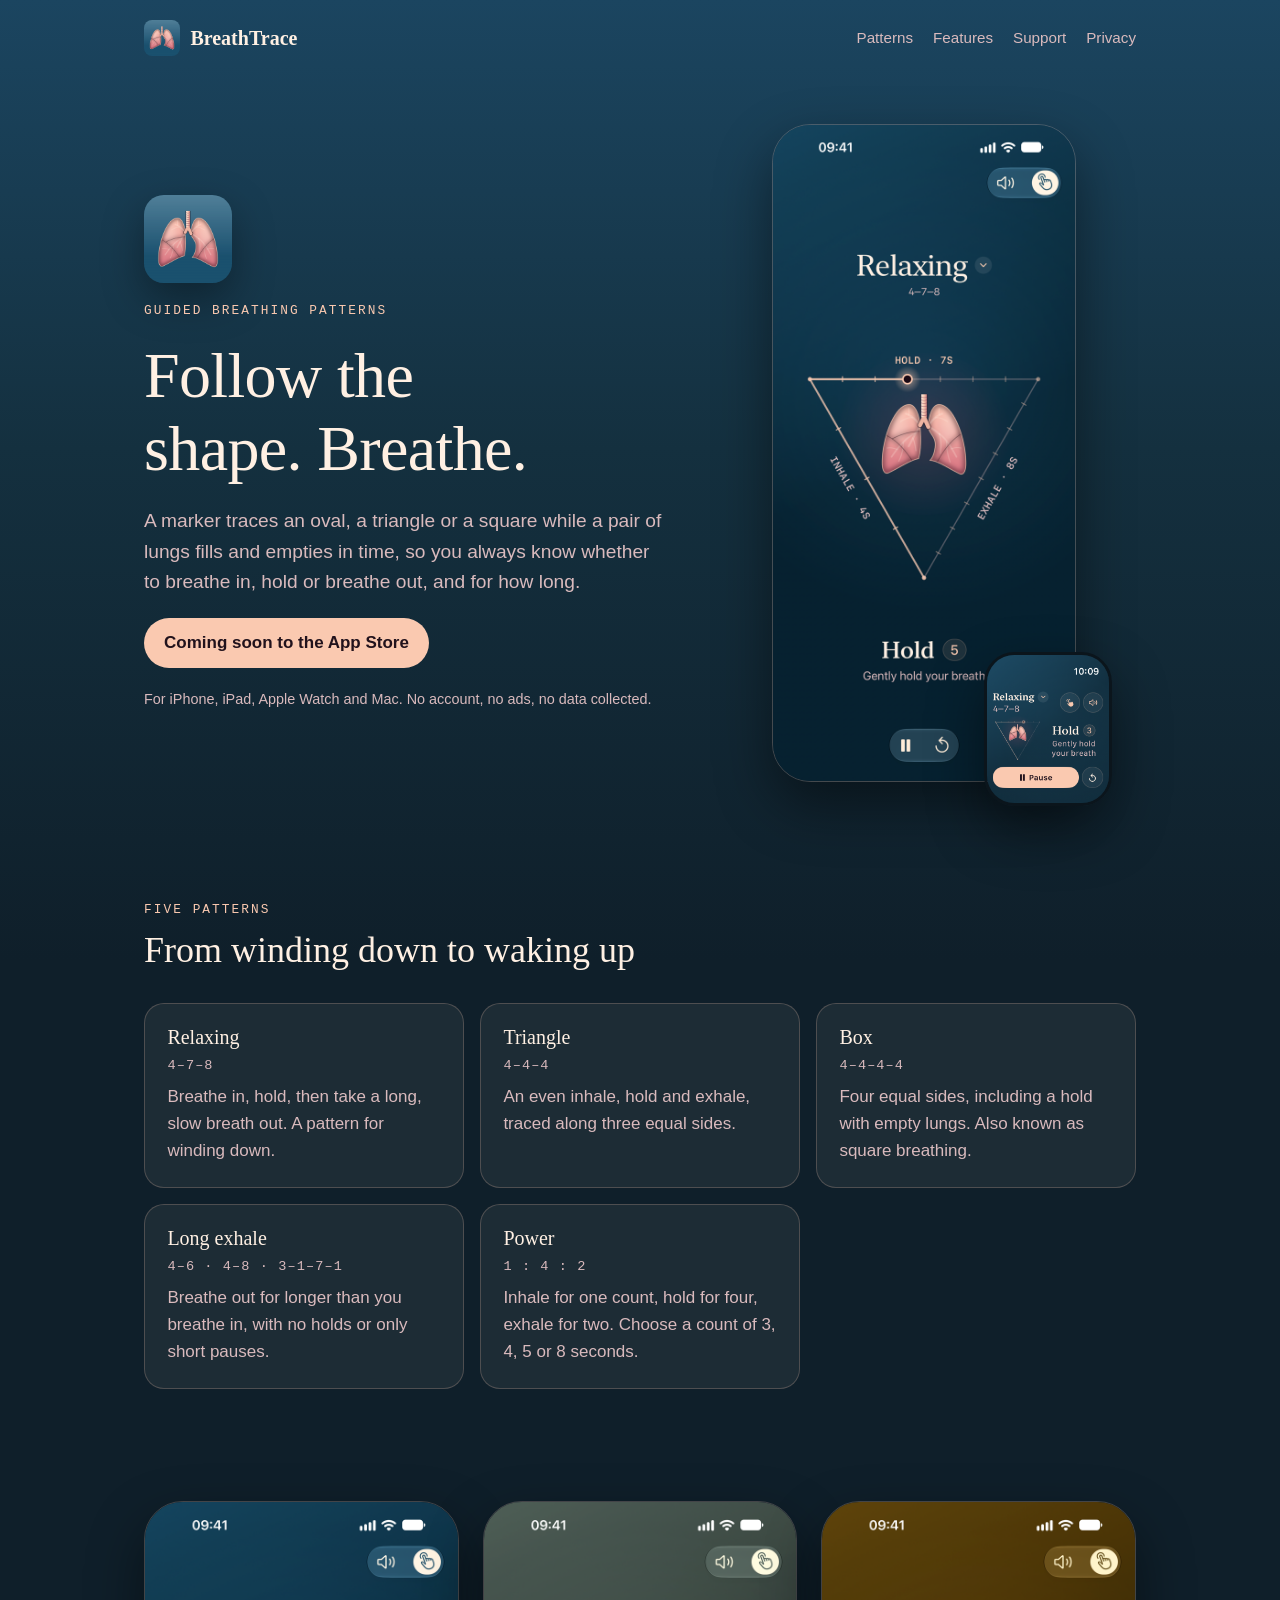
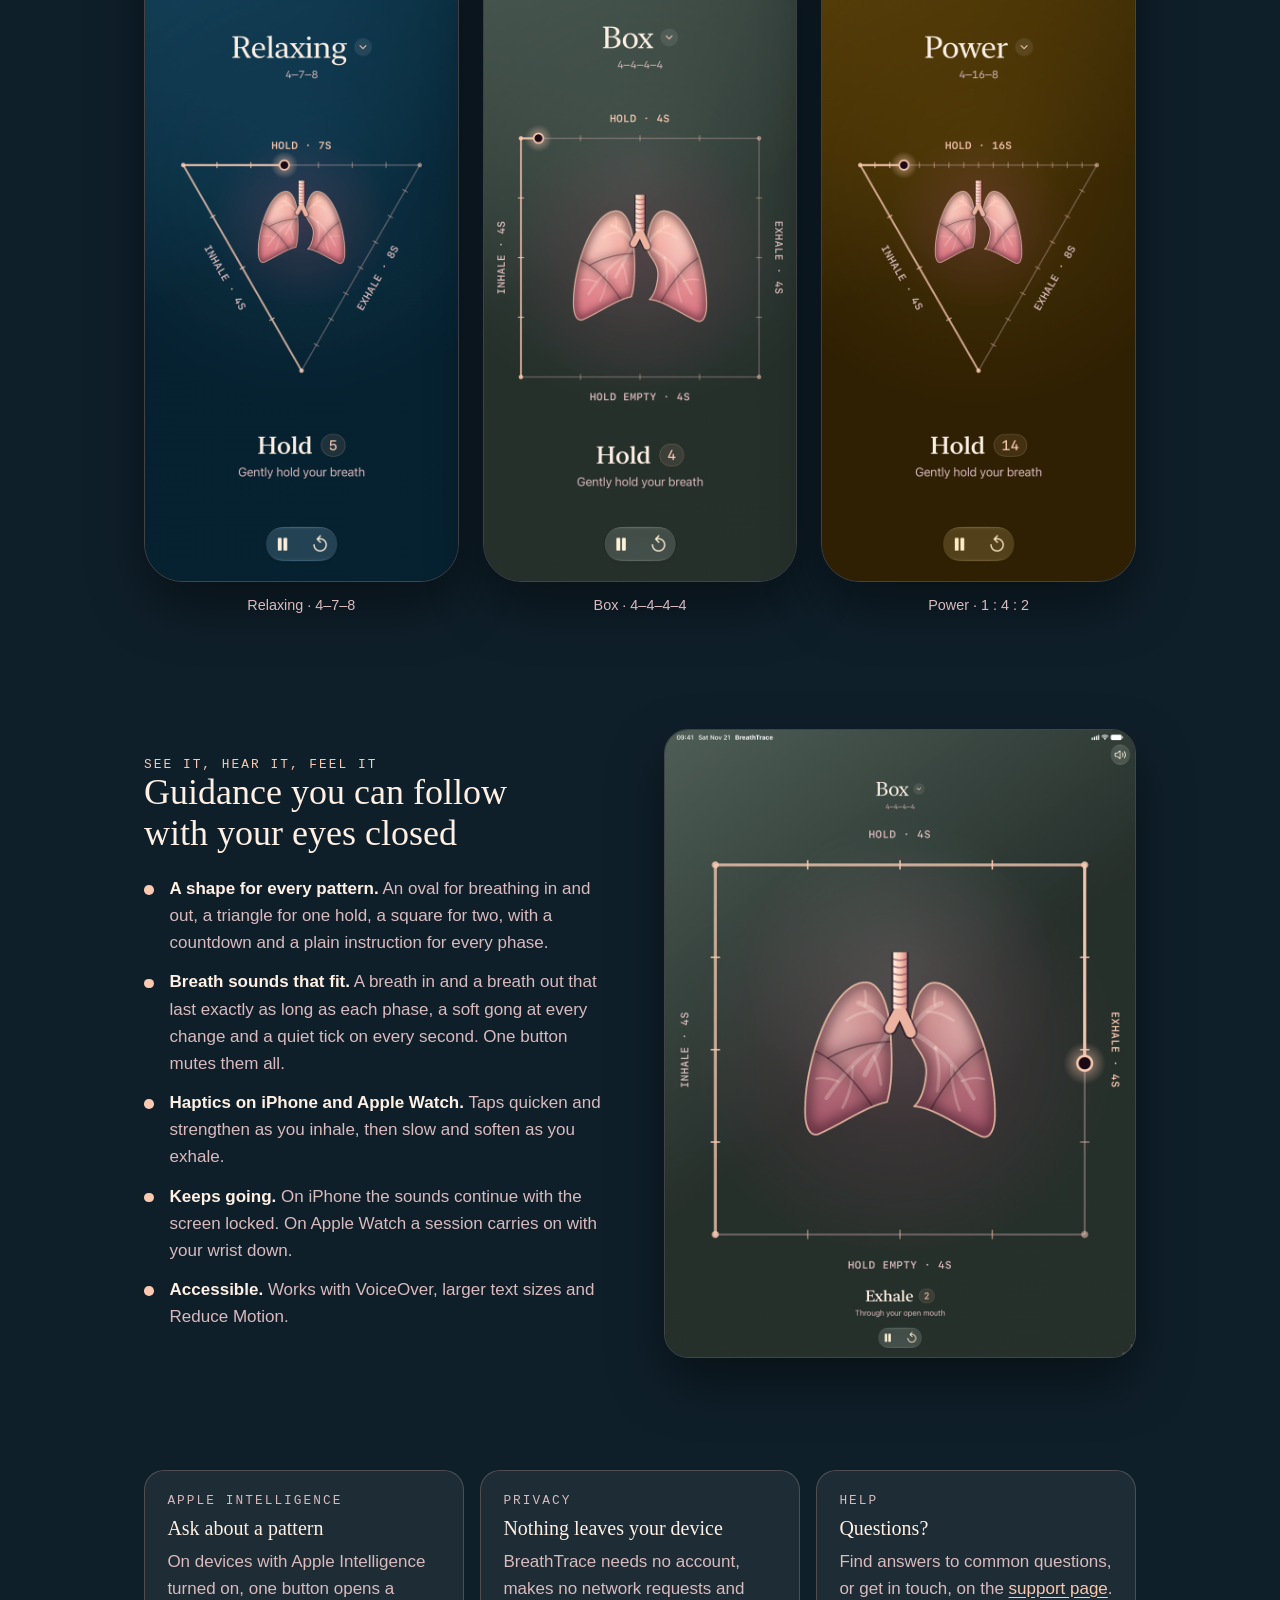
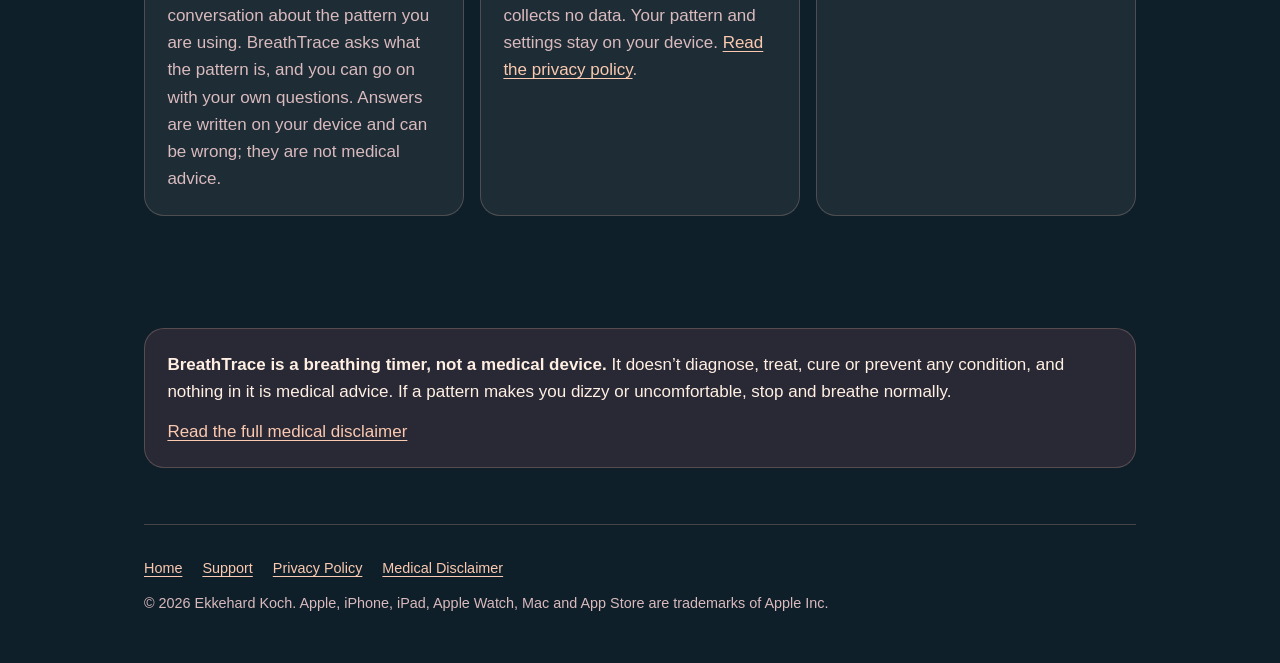
<file: index.html>
<!doctype html>
<html lang="en">
<head>
  <meta charset="utf-8">
  <meta name="viewport" content="width=device-width, initial-scale=1">
  <title>BreathTrace – Guided breathing patterns</title>
  <meta name="description" content="BreathTrace guides your breathing with a shape you can follow at a glance, breath sounds and haptic taps. Five patterns for iPhone, iPad, Apple Watch and Mac.">
  <meta name="theme-color" content="#1b4560">
  <meta property="og:title" content="BreathTrace – Guided breathing patterns">
  <meta property="og:description" content="Follow a calm shape, hear each breath and feel it on your wrist. Five breathing patterns, from relaxing 4–7–8 to box breathing.">
  <meta property="og:type" content="website">
  <meta property="og:url" content="https://emkinter.github.io/BreathTraceApp/">
  <meta property="og:image" content="https://emkinter.github.io/BreathTraceApp/assets/icon.png">
  <link rel="icon" href="assets/apple-touch-icon.png">
  <link rel="apple-touch-icon" href="assets/apple-touch-icon.png">
  <link rel="stylesheet" href="styles.css">
</head>
<body>
  <header class="wrap site-header">
    <a class="brand" href="./" aria-current="page">
      <img src="assets/icon.png" alt="" width="36" height="36">
      BreathTrace
    </a>
    <nav class="site-nav" aria-label="Site">
      <a href="#patterns">Patterns</a>
      <a href="#features">Features</a>
      <a href="support.html">Support</a>
      <a href="privacy.html">Privacy</a>
    </nav>
  </header>

  <main>
    <div class="wrap hero">
      <div class="hero-copy">
        <img class="hero-icon" src="assets/icon.png" alt="BreathTrace app icon: a pair of lungs" width="88" height="88">
        <p class="eyebrow">Guided breathing patterns</p>
        <h1>Follow the shape. Breathe.</h1>
        <p class="lede">A marker traces an oval, a triangle or a square while a pair of lungs fills and empties in time, so you always know whether to breathe in, hold or breathe out, and for how long.</p>
        <span class="pill">Coming soon to the App Store</span>
        <p class="fine">For iPhone, iPad, Apple Watch and Mac. No account, no ads, no data collected.</p>
      </div>
      <div class="hero-shots">
        <img class="shot" src="assets/iphone-01-relaxing.png" width="660" height="1434" alt="BreathTrace on iPhone: the Relaxing 4–7–8 pattern, with a marker moving along a triangle around a pair of lungs, and the instruction “Hold”.">
        <img class="shot watch" src="assets/watch-01-relaxing.png" width="422" height="514" alt="BreathTrace on Apple Watch showing the Relaxing pattern.">
      </div>
    </div>

    <section id="patterns" class="wrap">
      <div class="section-head">
        <p class="eyebrow">Five patterns</p>
        <h2>From winding down to waking up</h2>
      </div>
      <div class="grid">
        <article class="card">
          <h3>Relaxing</h3>
          <p class="timing">4–7–8</p>
          <p>Breathe in, hold, then take a long, slow breath out. A pattern for winding down.</p>
        </article>
        <article class="card">
          <h3>Triangle</h3>
          <p class="timing">4–4–4</p>
          <p>An even inhale, hold and exhale, traced along three equal sides.</p>
        </article>
        <article class="card">
          <h3>Box</h3>
          <p class="timing">4–4–4–4</p>
          <p>Four equal sides, including a hold with empty lungs. Also known as square breathing.</p>
        </article>
        <article class="card">
          <h3>Long exhale</h3>
          <p class="timing">4–6 · 4–8 · 3–1–7–1</p>
          <p>Breathe out for longer than you breathe in, with no holds or only short pauses.</p>
        </article>
        <article class="card">
          <h3>Power</h3>
          <p class="timing">1 : 4 : 2</p>
          <p>Inhale for one count, hold for four, exhale for two. Choose a count of 3, 4, 5 or 8 seconds.</p>
        </article>
      </div>
    </section>

    <section class="wrap" aria-label="Screenshots">
      <div class="gallery">
        <figure>
          <img class="shot" src="assets/iphone-01-relaxing.png" width="660" height="1434" loading="lazy" alt="The Relaxing pattern on iPhone, traced along a triangle.">
          <figcaption>Relaxing · 4–7–8</figcaption>
        </figure>
        <figure>
          <img class="shot" src="assets/iphone-02-box.png" width="660" height="1434" loading="lazy" alt="The Box pattern on iPhone, traced along a square.">
          <figcaption>Box · 4–4–4–4</figcaption>
        </figure>
        <figure>
          <img class="shot" src="assets/iphone-03-power.png" width="660" height="1434" loading="lazy" alt="The Power pattern on iPhone.">
          <figcaption>Power · 1 : 4 : 2</figcaption>
        </figure>
      </div>
    </section>

    <section id="features" class="wrap">
      <div class="split">
        <div>
          <p class="eyebrow">See it, hear it, feel it</p>
          <h2>Guidance you can follow with your eyes closed</h2>
          <ul class="checks">
            <li><strong>A shape for every pattern.</strong> An oval for breathing in and out, a triangle for one hold, a square for two, with a countdown and a plain instruction for every phase.</li>
            <li><strong>Breath sounds that fit.</strong> A breath in and a breath out that last exactly as long as each phase, a soft gong at every change and a quiet tick on every second. One button mutes them all.</li>
            <li><strong>Haptics on iPhone and Apple Watch.</strong> Taps quicken and strengthen as you inhale, then slow and soften as you exhale.</li>
            <li><strong>Keeps going.</strong> On iPhone the sounds continue with the screen locked. On Apple Watch a session carries on with your wrist down.</li>
            <li><strong>Accessible.</strong> Works with VoiceOver, larger text sizes and Reduce Motion.</li>
          </ul>
        </div>
        <img class="shot" src="assets/ipad-02-box.png" width="1032" height="1376" loading="lazy" alt="BreathTrace on iPad: the Box pattern, with a marker moving down the right side of a square during the exhale.">
      </div>
    </section>

    <section class="wrap">
      <div class="grid">
        <article class="card">
          <p class="eyebrow">Apple Intelligence</p>
          <h3>Ask about a pattern</h3>
          <p>On devices with Apple Intelligence turned on, one button opens a conversation about the pattern you are using. BreathTrace asks what the pattern is, and you can go on with your own questions. Answers are written on your device and can be wrong; they are not medical advice.</p>
        </article>
        <article class="card">
          <p class="eyebrow">Privacy</p>
          <h3>Nothing leaves your device</h3>
          <p>BreathTrace needs no account, makes no network requests and collects no data. Your pattern and settings stay on your device. <a href="privacy.html">Read the privacy policy</a>.</p>
        </article>
        <article class="card">
          <p class="eyebrow">Help</p>
          <h3>Questions?</h3>
          <p>Find answers to common questions, or get in touch, on the <a href="support.html">support page</a>.</p>
        </article>
      </div>
    </section>

    <section class="wrap">
      <div class="note">
        <p><strong>BreathTrace is a breathing timer, not a medical device.</strong> It doesn’t diagnose, treat, cure or prevent any condition, and nothing in it is medical advice. If a pattern makes you dizzy or uncomfortable, stop and breathe normally.</p>
        <p><a href="disclaimer.html">Read the full medical disclaimer</a></p>
      </div>
    </section>
  </main>

  <footer class="wrap site-footer">
    <nav aria-label="Footer">
      <a href="./">Home</a>
      <a href="support.html">Support</a>
      <a href="privacy.html">Privacy Policy</a>
      <a href="disclaimer.html">Medical Disclaimer</a>
    </nav>
    <p>© 2026 Ekkehard Koch. Apple, iPhone, iPad, Apple Watch, Mac and App Store are trademarks of Apple Inc.</p>
  </footer>
</body>
</html>
</file>
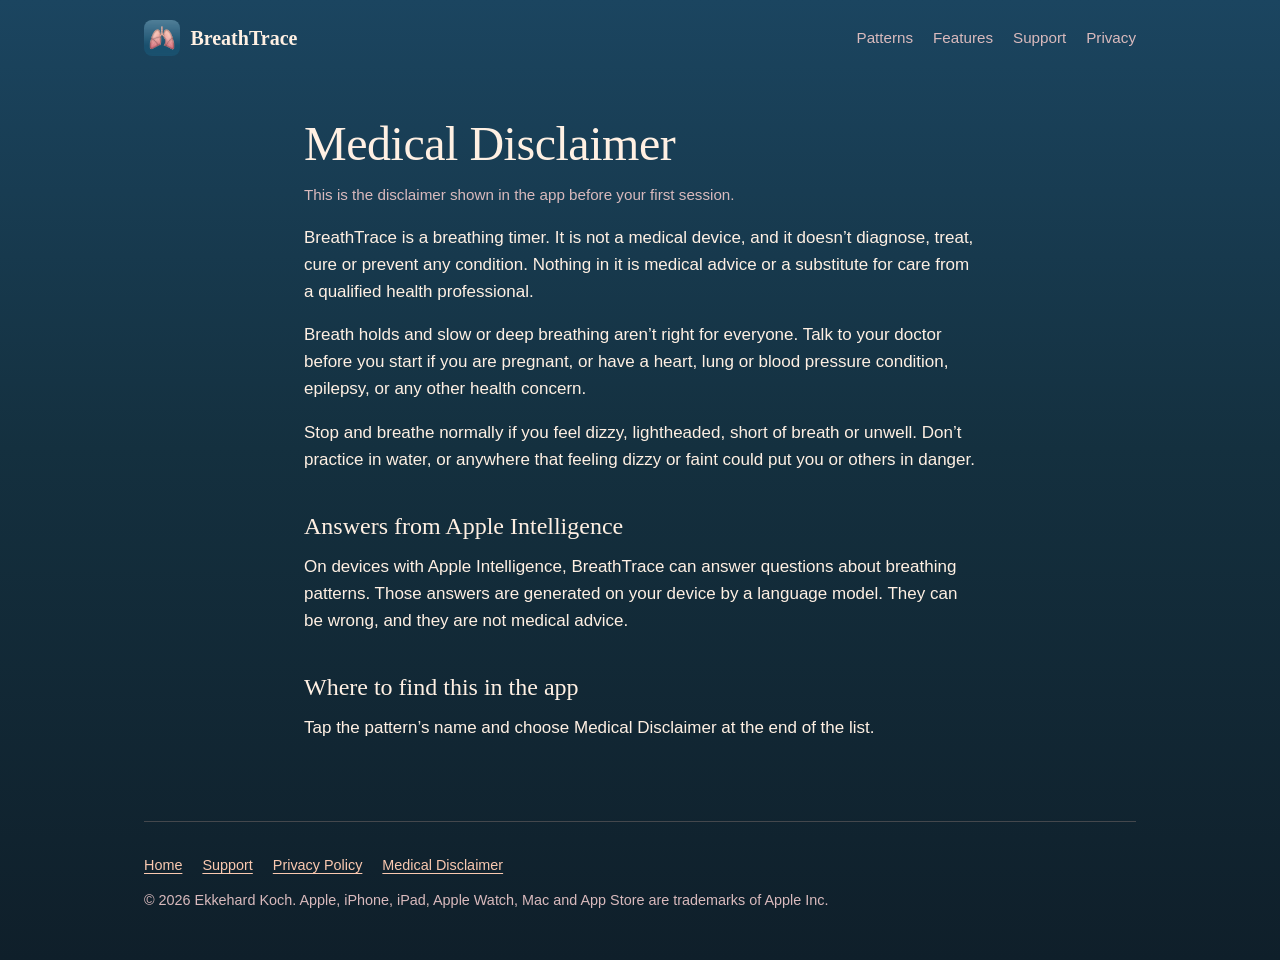
<file: disclaimer.html>
<!doctype html>
<html lang="en">
<head>
  <meta charset="utf-8">
  <meta name="viewport" content="width=device-width, initial-scale=1">
  <title>Medical Disclaimer – BreathTrace</title>
  <meta name="description" content="BreathTrace is a breathing timer, not a medical device, and nothing in it is medical advice.">
  <meta name="theme-color" content="#1b4560">
  <link rel="icon" href="assets/apple-touch-icon.png">
  <link rel="apple-touch-icon" href="assets/apple-touch-icon.png">
  <link rel="stylesheet" href="styles.css">
</head>
<body>
  <header class="wrap site-header">
    <a class="brand" href="./">
      <img src="assets/icon.png" alt="" width="36" height="36">
      BreathTrace
    </a>
    <nav class="site-nav" aria-label="Site">
      <a href="./#patterns">Patterns</a>
      <a href="./#features">Features</a>
      <a href="support.html">Support</a>
      <a href="privacy.html">Privacy</a>
    </nav>
  </header>

  <main class="narrow doc">
    <h1>Medical Disclaimer</h1>
    <p class="meta">This is the disclaimer shown in the app before your first session.</p>

    <p>BreathTrace is a breathing timer. It is not a medical device, and it doesn’t diagnose, treat, cure or prevent any condition. Nothing in it is medical advice or a substitute for care from a qualified health professional.</p>

    <p>Breath holds and slow or deep breathing aren’t right for everyone. Talk to your doctor before you start if you are pregnant, or have a heart, lung or blood pressure condition, epilepsy, or any other health concern.</p>

    <p>Stop and breathe normally if you feel dizzy, lightheaded, short of breath or unwell. Don’t practice in water, or anywhere that feeling dizzy or faint could put you or others in danger.</p>

    <h2>Answers from Apple Intelligence</h2>
    <p>On devices with Apple Intelligence, BreathTrace can answer questions about breathing patterns. Those answers are generated on your device by a language model. They can be wrong, and they are not medical advice.</p>

    <h2>Where to find this in the app</h2>
    <p>Tap the pattern’s name and choose Medical Disclaimer at the end of the list.</p>
  </main>

  <footer class="wrap site-footer">
    <nav aria-label="Footer">
      <a href="./">Home</a>
      <a href="support.html">Support</a>
      <a href="privacy.html">Privacy Policy</a>
      <a href="disclaimer.html">Medical Disclaimer</a>
    </nav>
    <p>© 2026 Ekkehard Koch. Apple, iPhone, iPad, Apple Watch, Mac and App Store are trademarks of Apple Inc.</p>
  </footer>
</body>
</html>
</file>
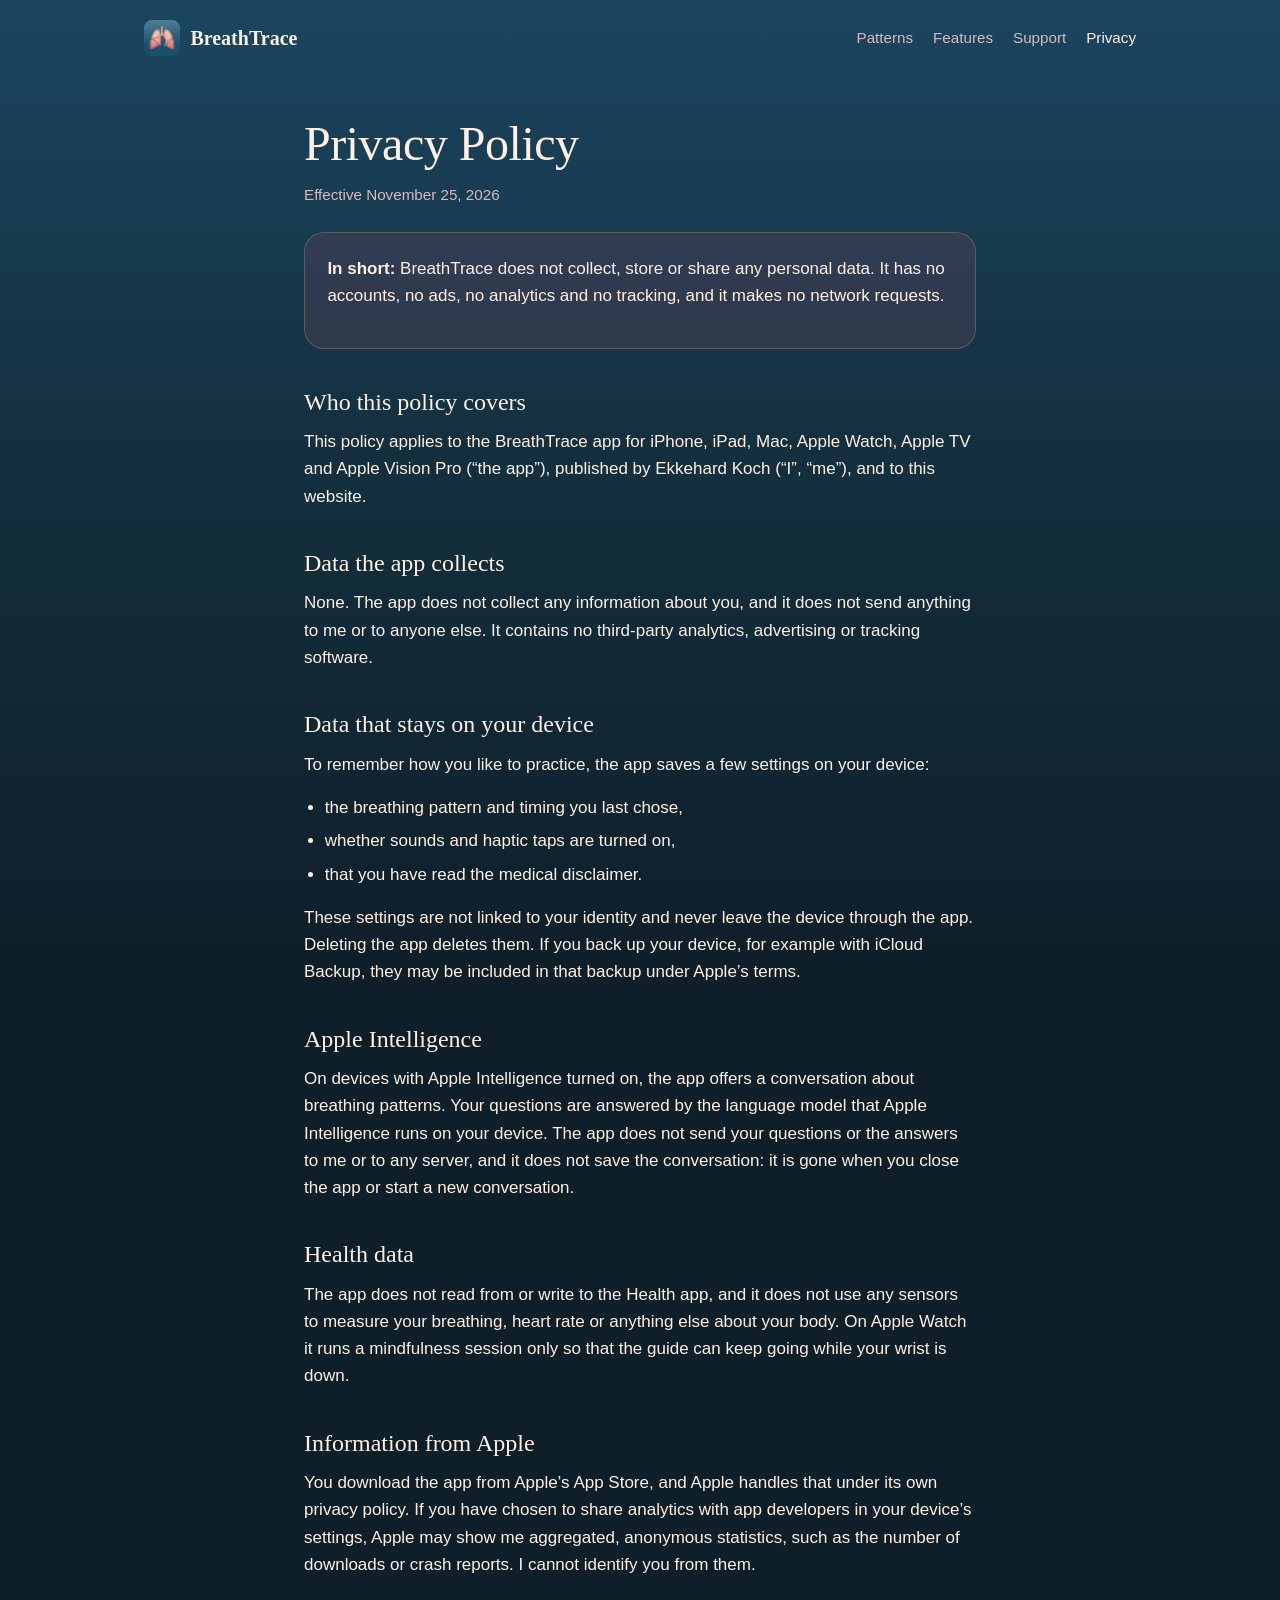
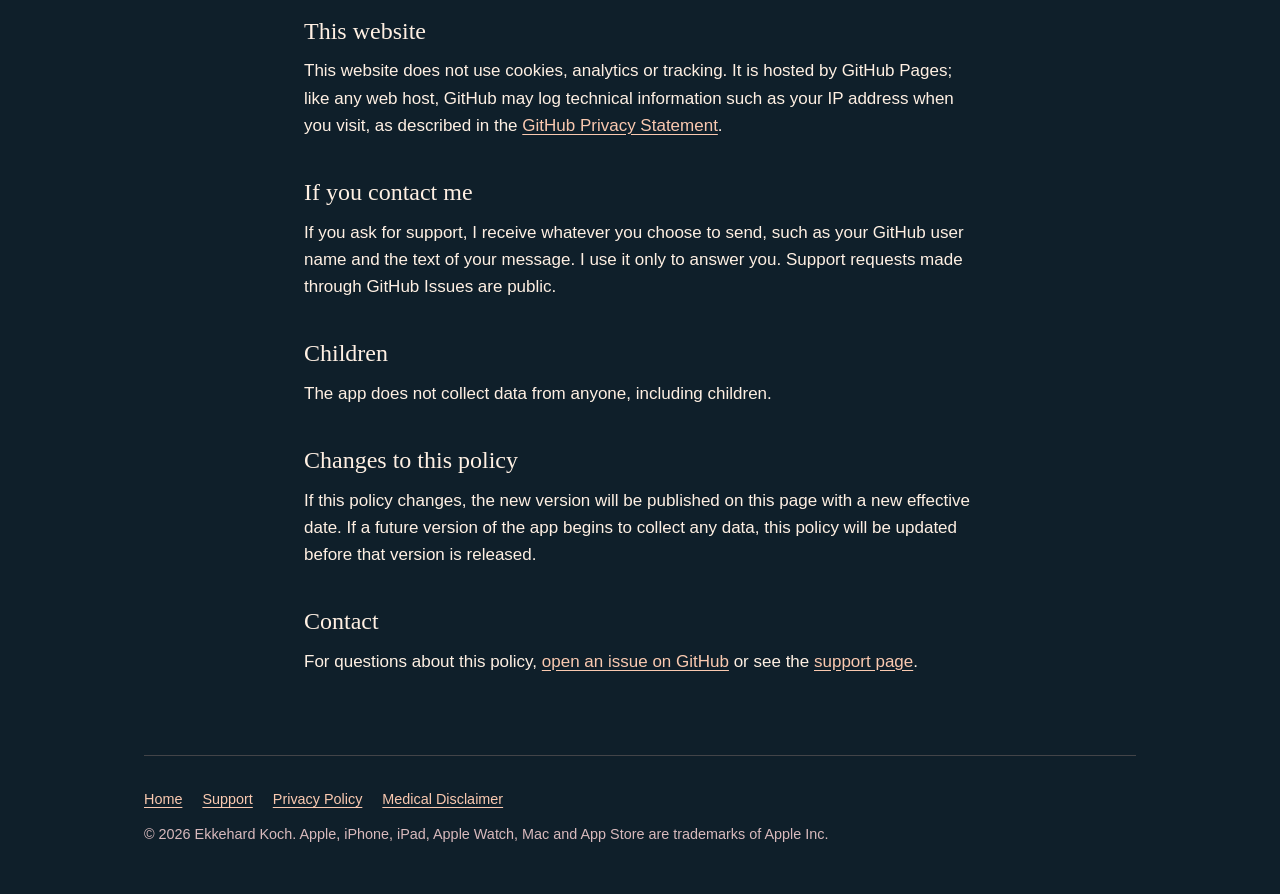
<file: privacy.html>
<!doctype html>
<html lang="en">
<head>
  <meta charset="utf-8">
  <meta name="viewport" content="width=device-width, initial-scale=1">
  <title>Privacy Policy – BreathTrace</title>
  <meta name="description" content="BreathTrace collects no data. This policy explains what stays on your device and what Apple and this website's host may process.">
  <meta name="theme-color" content="#1b4560">
  <link rel="icon" href="assets/apple-touch-icon.png">
  <link rel="apple-touch-icon" href="assets/apple-touch-icon.png">
  <link rel="stylesheet" href="styles.css">
</head>
<body>
  <header class="wrap site-header">
    <a class="brand" href="./">
      <img src="assets/icon.png" alt="" width="36" height="36">
      BreathTrace
    </a>
    <nav class="site-nav" aria-label="Site">
      <a href="./#patterns">Patterns</a>
      <a href="./#features">Features</a>
      <a href="support.html">Support</a>
      <a href="privacy.html" aria-current="page">Privacy</a>
    </nav>
  </header>

  <main class="narrow doc">
    <h1>Privacy Policy</h1>
    <p class="meta">Effective November 25, 2026</p>

    <div class="note summary">
      <p><strong>In short:</strong> BreathTrace does not collect, store or share any personal data. It has no accounts, no ads, no analytics and no tracking, and it makes no network requests.</p>
    </div>

    <h2>Who this policy covers</h2>
    <p>This policy applies to the BreathTrace app for iPhone, iPad, Mac, Apple Watch, Apple TV and Apple Vision Pro (“the app”), published by Ekkehard Koch (“I”, “me”), and to this website.</p>

    <h2>Data the app collects</h2>
    <p>None. The app does not collect any information about you, and it does not send anything to me or to anyone else. It contains no third-party analytics, advertising or tracking software.</p>

    <h2>Data that stays on your device</h2>
    <p>To remember how you like to practice, the app saves a few settings on your device:</p>
    <ul>
      <li>the breathing pattern and timing you last chose,</li>
      <li>whether sounds and haptic taps are turned on,</li>
      <li>that you have read the medical disclaimer.</li>
    </ul>
    <p>These settings are not linked to your identity and never leave the device through the app. Deleting the app deletes them. If you back up your device, for example with iCloud Backup, they may be included in that backup under Apple’s terms.</p>

    <h2>Apple Intelligence</h2>
    <p>On devices with Apple Intelligence turned on, the app offers a conversation about breathing patterns. Your questions are answered by the language model that Apple Intelligence runs on your device. The app does not send your questions or the answers to me or to any server, and it does not save the conversation: it is gone when you close the app or start a new conversation.</p>

    <h2>Health data</h2>
    <p>The app does not read from or write to the Health app, and it does not use any sensors to measure your breathing, heart rate or anything else about your body. On Apple Watch it runs a mindfulness session only so that the guide can keep going while your wrist is down.</p>

    <h2>Information from Apple</h2>
    <p>You download the app from Apple’s App Store, and Apple handles that under its own privacy policy. If you have chosen to share analytics with app developers in your device’s settings, Apple may show me aggregated, anonymous statistics, such as the number of downloads or crash reports. I cannot identify you from them.</p>

    <h2>This website</h2>
    <p>This website does not use cookies, analytics or tracking. It is hosted by GitHub Pages; like any web host, GitHub may log technical information such as your IP address when you visit, as described in the <a href="https://docs.github.com/en/site-policy/privacy-policies/github-general-privacy-statement">GitHub Privacy Statement</a>.</p>

    <h2>If you contact me</h2>
    <p>If you ask for support, I receive whatever you choose to send, such as your GitHub user name and the text of your message. I use it only to answer you. Support requests made through GitHub Issues are public.</p>

    <h2>Children</h2>
    <p>The app does not collect data from anyone, including children.</p>

    <h2>Changes to this policy</h2>
    <p>If this policy changes, the new version will be published on this page with a new effective date. If a future version of the app begins to collect any data, this policy will be updated before that version is released.</p>

    <h2>Contact</h2>
    <p>For questions about this policy, <a href="https://github.com/emkinter/BreathTraceApp/issues/new">open an issue on GitHub</a> or see the <a href="support.html">support page</a>.</p>
  </main>

  <footer class="wrap site-footer">
    <nav aria-label="Footer">
      <a href="./">Home</a>
      <a href="support.html">Support</a>
      <a href="privacy.html">Privacy Policy</a>
      <a href="disclaimer.html">Medical Disclaimer</a>
    </nav>
    <p>© 2026 Ekkehard Koch. Apple, iPhone, iPad, Apple Watch, Mac and App Store are trademarks of Apple Inc.</p>
  </footer>
</body>
</html>
</file>
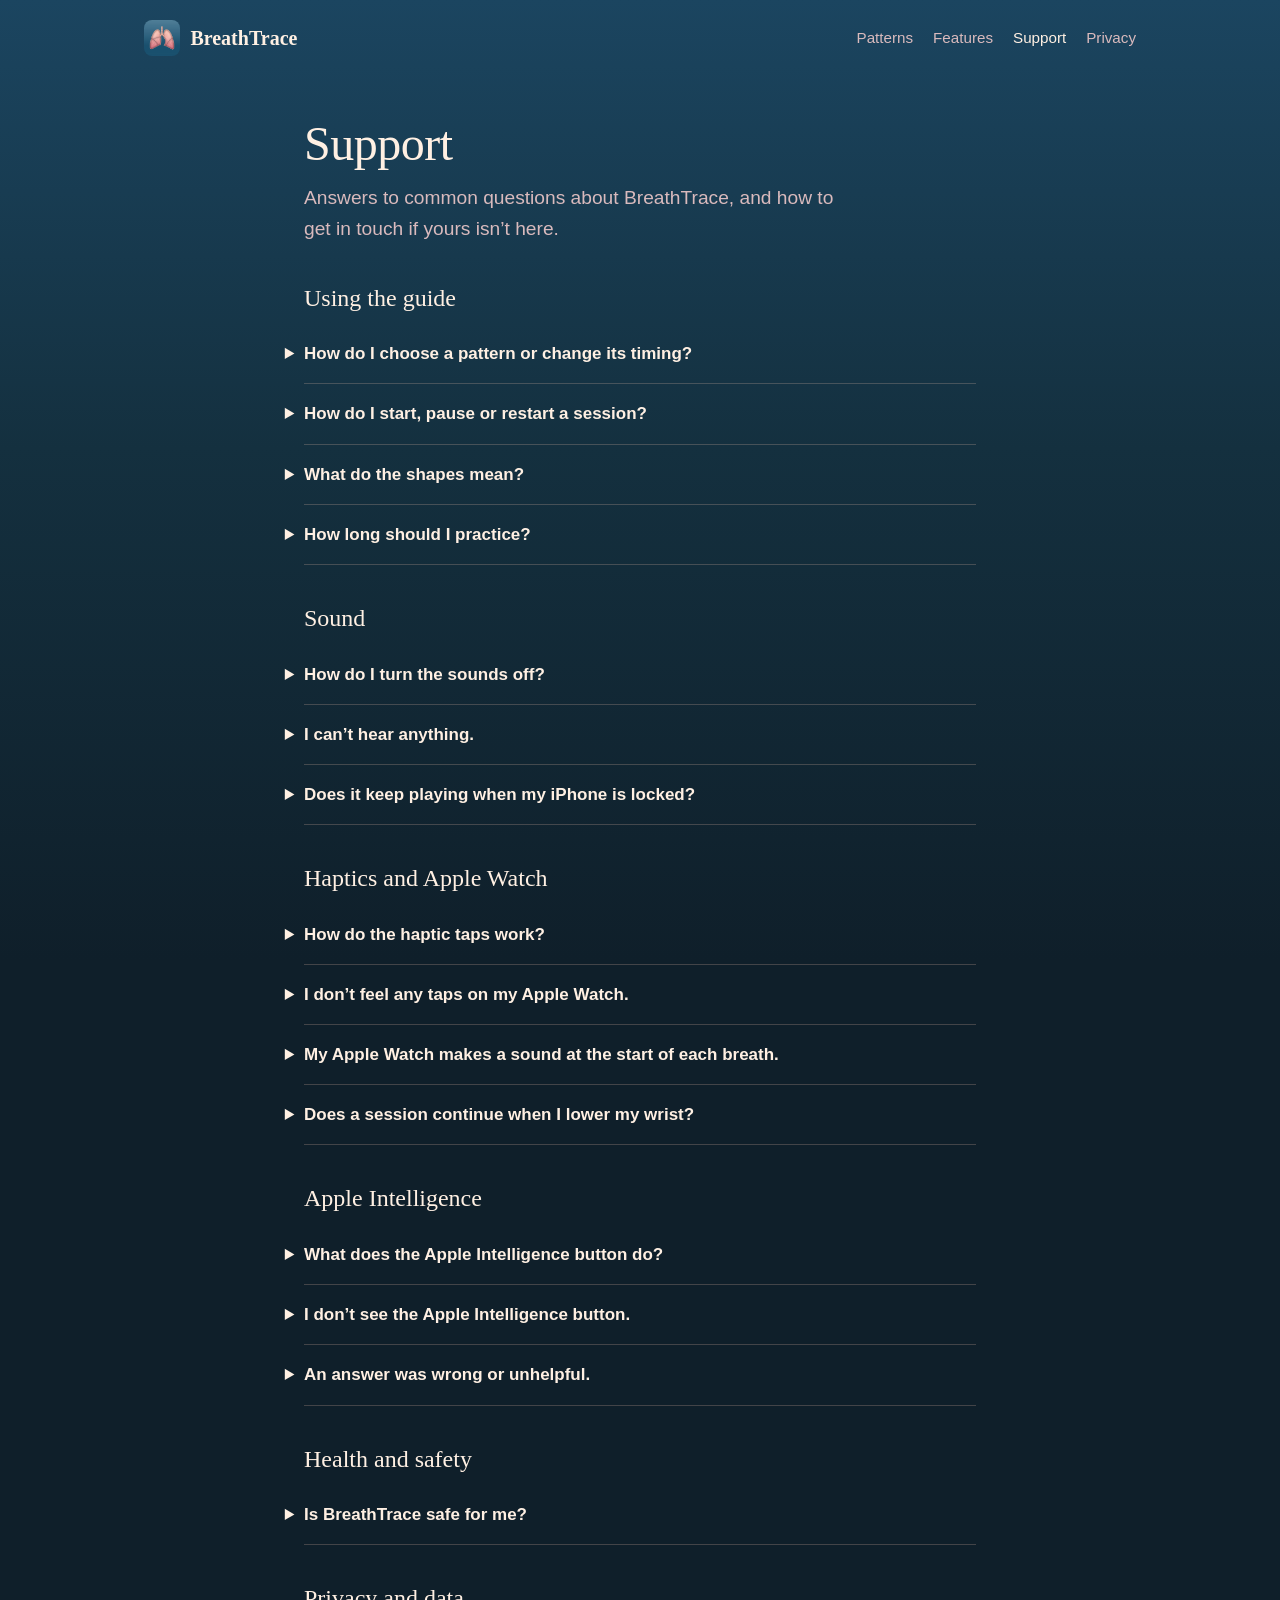
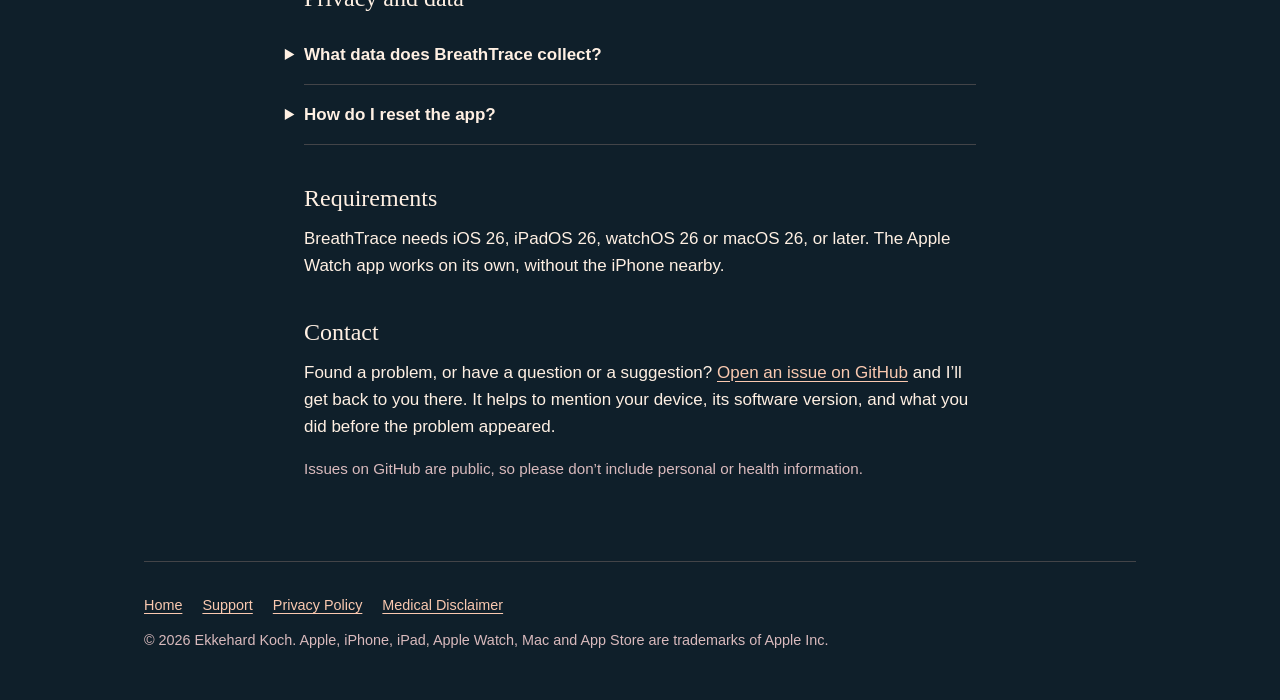
<file: support.html>
<!doctype html>
<html lang="en">
<head>
  <meta charset="utf-8">
  <meta name="viewport" content="width=device-width, initial-scale=1">
  <title>Support – BreathTrace</title>
  <meta name="description" content="Help with BreathTrace: choosing patterns, sounds, haptics, Apple Watch, Apple Intelligence, and how to get in touch.">
  <meta name="theme-color" content="#1b4560">
  <link rel="icon" href="assets/apple-touch-icon.png">
  <link rel="apple-touch-icon" href="assets/apple-touch-icon.png">
  <link rel="stylesheet" href="styles.css">
</head>
<body>
  <header class="wrap site-header">
    <a class="brand" href="./">
      <img src="assets/icon.png" alt="" width="36" height="36">
      BreathTrace
    </a>
    <nav class="site-nav" aria-label="Site">
      <a href="./#patterns">Patterns</a>
      <a href="./#features">Features</a>
      <a href="support.html" aria-current="page">Support</a>
      <a href="privacy.html">Privacy</a>
    </nav>
  </header>

  <main class="narrow doc">
    <h1>Support</h1>
    <p class="lede">Answers to common questions about BreathTrace, and how to get in touch if yours isn’t here.</p>

    <h2>Using the guide</h2>

    <details>
      <summary>How do I choose a pattern or change its timing?</summary>
      <p>Tap the pattern’s name at the top of the screen and pick another one. Long exhale and Power open a submenu with their timings. On Apple Watch, tap the name to open the list of patterns.</p>
    </details>

    <details>
      <summary>How do I start, pause or restart a session?</summary>
      <p>The guide starts on its own. Use the play/pause button to stop and continue, and the reset button to begin the pattern again from the first breath.</p>
    </details>

    <details>
      <summary>What do the shapes mean?</summary>
      <p>The marker moves along one side of the shape for each phase of the breath, with one tick mark per second. Patterns that only breathe in and out use an oval, patterns with one hold use a triangle, and patterns with two holds use a square.</p>
    </details>

    <details>
      <summary>How long should I practice?</summary>
      <p>That is up to you. BreathTrace keeps repeating the pattern until you pause it. If you feel dizzy, lightheaded or unwell, stop and breathe normally.</p>
    </details>

    <h2>Sound</h2>

    <details>
      <summary>How do I turn the sounds off?</summary>
      <p>Tap the speaker button. It mutes everything: the breath sounds, the gong at each change of phase and the tick on each second. Tap it again to turn them back on.</p>
    </details>

    <details>
      <summary>I can’t hear anything.</summary>
      <ul>
        <li>Check that the speaker button in BreathTrace isn’t muted.</li>
        <li>Turn up the volume on your device, and check where the sound is playing if headphones or a speaker are connected.</li>
        <li>The breath sounds are quiet by design. Headphones make them easier to hear.</li>
      </ul>
    </details>

    <details>
      <summary>Does it keep playing when my iPhone is locked?</summary>
      <p>Yes. On iPhone the sounds keep guiding you with the screen locked, and you can play and pause from the Lock Screen.</p>
    </details>

    <h2>Haptics and Apple Watch</h2>

    <details>
      <summary>How do the haptic taps work?</summary>
      <p>On iPhone and Apple Watch, taps quicken and strengthen as you breathe in, then slow and soften as you breathe out. During a hold there are no taps. The hand button turns them on or off; it only appears on devices that have haptics.</p>
    </details>

    <details>
      <summary>I don’t feel any taps on my Apple Watch.</summary>
      <ul>
        <li>Check that the hand button in BreathTrace is turned on.</li>
        <li>On the watch, open Settings &gt; Sounds &amp; Haptics and make sure Haptic Alerts is on.</li>
        <li>Wear the watch snugly, unlocked, on your wrist.</li>
        <li>The taps during a breath are gentle. The firmer tap at the start of each breath in and out is the easiest to notice.</li>
      </ul>
    </details>

    <details>
      <summary>My Apple Watch makes a sound at the start of each breath.</summary>
      <p>The firm tap at the start of a breath comes with a short system tone. Turn on Silent Mode on the watch to feel the tap without the tone.</p>
    </details>

    <details>
      <summary>Does a session continue when I lower my wrist?</summary>
      <p>Yes. On Apple Watch a session keeps going with your wrist down for up to an hour.</p>
    </details>

    <h2>Apple Intelligence</h2>

    <details>
      <summary>What does the Apple Intelligence button do?</summary>
      <p>It opens a conversation about breathing. BreathTrace enters a question about the pattern you are using, for example “What is the Box breathing pattern?”, and you can go on to ask your own questions. The conversation lasts until you close the app or start a new one.</p>
    </details>

    <details>
      <summary>I don’t see the Apple Intelligence button.</summary>
      <p>The button only appears on an iPhone, iPad or Mac that supports Apple Intelligence. It is not available on Apple Watch. If the conversation says Apple Intelligence is off or still getting ready, turn it on in Settings &gt; Apple Intelligence &amp; Siri and give it time to finish downloading.</p>
    </details>

    <details>
      <summary>An answer was wrong or unhelpful.</summary>
      <p>Answers are written by the language model Apple Intelligence runs on your device. They can be wrong or incomplete, and they are not medical advice. Start a new conversation with the pencil button to try again.</p>
    </details>

    <h2>Health and safety</h2>

    <details>
      <summary>Is BreathTrace safe for me?</summary>
      <p>BreathTrace is a breathing timer, not a medical device. Breath holds and slow or deep breathing aren’t right for everyone. Talk to your doctor before you start if you are pregnant, or have a heart, lung or blood pressure condition, epilepsy, or any other health concern. Read the full <a href="disclaimer.html">medical disclaimer</a>, which is also available in the app at the end of the pattern list.</p>
    </details>

    <h2>Privacy and data</h2>

    <details>
      <summary>What data does BreathTrace collect?</summary>
      <p>None. See the <a href="privacy.html">privacy policy</a>.</p>
    </details>

    <details>
      <summary>How do I reset the app?</summary>
      <p>Delete BreathTrace and install it again. That removes your saved pattern and settings.</p>
    </details>

    <h2>Requirements</h2>
    <p>BreathTrace needs iOS 26, iPadOS 26, watchOS 26 or macOS 26, or later. The Apple Watch app works on its own, without the iPhone nearby.</p>

    <h2>Contact</h2>
    <p>Found a problem, or have a question or a suggestion? <a href="https://github.com/emkinter/BreathTraceApp/issues/new">Open an issue on GitHub</a> and I’ll get back to you there. It helps to mention your device, its software version, and what you did before the problem appeared.</p>
    <p class="meta">Issues on GitHub are public, so please don’t include personal or health information.</p>
  </main>

  <footer class="wrap site-footer">
    <nav aria-label="Footer">
      <a href="./">Home</a>
      <a href="support.html">Support</a>
      <a href="privacy.html">Privacy Policy</a>
      <a href="disclaimer.html">Medical Disclaimer</a>
    </nav>
    <p>© 2026 Ekkehard Koch. Apple, iPhone, iPad, Apple Watch, Mac and App Store are trademarks of Apple Inc.</p>
  </footer>
</body>
</html>
</file>
<file: styles.css>
:root {
  --ink: #21121c;
  --rose: #8a4a61;
  --peach: #fac9b0;
  --paper: #fff0e3;
  --muted: #d9babd;
  --deep: #0f1f2a;
  --navy: #1b4560;
  --line: rgba(250, 201, 176, 0.22);
  --card: rgba(255, 240, 227, 0.06);
  --serif: ui-serif, "New York", "Iowan Old Style", Georgia, serif;
  --sans: -apple-system, BlinkMacSystemFont, "SF Pro Text", "Helvetica Neue", Arial, sans-serif;
  --mono: ui-monospace, "SF Mono", Menlo, monospace;
  color-scheme: dark;
}

* {
  box-sizing: border-box;
}

html {
  -webkit-text-size-adjust: 100%;
  scroll-behavior: smooth;
}

body {
  margin: 0;
  min-height: 100vh;
  font: 1.0625rem/1.6 var(--sans);
  color: var(--paper);
  background: linear-gradient(180deg, var(--navy) 0, #14303f 28rem, var(--deep) 60rem) var(--deep);
  background-repeat: no-repeat;
}

a {
  color: var(--peach);
  text-underline-offset: 0.18em;
}

a:hover {
  color: var(--paper);
}

a:focus-visible,
summary:focus-visible {
  outline: 2px solid var(--peach);
  outline-offset: 3px;
  border-radius: 6px;
}

.wrap {
  width: min(100% - 2.5rem, 62rem);
  margin-inline: auto;
}

.narrow {
  width: min(100% - 2.5rem, 42rem);
  margin-inline: auto;
}

/* Header */

.site-header {
  display: flex;
  flex-wrap: wrap;
  align-items: center;
  justify-content: space-between;
  gap: 0.75rem 1.5rem;
  padding-block: 1.25rem;
}

.brand {
  display: inline-flex;
  align-items: center;
  gap: 0.65rem;
  font: 600 1.25rem/1 var(--serif);
  color: var(--paper);
  text-decoration: none;
}

.brand img {
  width: 2.25rem;
  height: 2.25rem;
  border-radius: 22.5%;
}

.site-nav {
  display: flex;
  flex-wrap: wrap;
  gap: 0.25rem 1.25rem;
  font-size: 0.95rem;
}

.site-nav a {
  color: var(--muted);
  text-decoration: none;
  padding-block: 0.35rem;
}

.site-nav a:hover,
.site-nav a[aria-current="page"] {
  color: var(--paper);
}

/* Type */

h1,
h2,
h3 {
  font-family: var(--serif);
  font-weight: 500;
  line-height: 1.15;
  margin: 0;
  text-wrap: balance;
}

h1 {
  font-size: clamp(2.5rem, 7vw, 4rem);
  letter-spacing: -0.01em;
}

h2 {
  font-size: clamp(1.75rem, 4vw, 2.25rem);
}

h3 {
  font-size: 1.25rem;
}

p {
  margin: 0;
}

.eyebrow {
  font: 500 0.8rem/1.2 var(--mono);
  letter-spacing: 0.16em;
  text-transform: uppercase;
  color: var(--peach);
}

.lede {
  font-size: 1.2rem;
  color: var(--muted);
  max-width: 34rem;
}

/* Hero */

.hero {
  display: grid;
  grid-template-columns: minmax(0, 1.1fr) minmax(0, 0.9fr);
  align-items: center;
  gap: 3rem;
  padding-block: 3rem 4rem;
}

.hero-copy {
  display: grid;
  gap: 1.25rem;
  justify-items: start;
}

.hero-icon {
  width: 5.5rem;
  height: 5.5rem;
  border-radius: 22.5%;
  box-shadow: 0 1rem 2.5rem rgba(0, 0, 0, 0.35);
}

.pill {
  display: inline-block;
  padding: 0.7rem 1.25rem;
  border-radius: 999px;
  background: var(--peach);
  color: var(--ink);
  font-weight: 600;
  text-decoration: none;
}

a.pill:hover {
  background: var(--paper);
  color: var(--ink);
}

.fine {
  font-size: 0.9rem;
  color: var(--muted);
}

.hero-shots {
  position: relative;
  justify-self: center;
  width: min(100%, 19rem);
}

.shot {
  display: block;
  width: 100%;
  height: auto;
  border-radius: 2.4rem;
  border: 1px solid var(--line);
  box-shadow: 0 1.5rem 3.5rem rgba(0, 0, 0, 0.45);
}

.hero-shots .watch {
  position: absolute;
  right: -2.25rem;
  bottom: -1.5rem;
  width: 42%;
  border-radius: 1.9rem;
  border: 3px solid #0b151c;
}

/* Sections */

section {
  padding-block: 3.5rem;
}

.section-head {
  display: grid;
  gap: 0.75rem;
  margin-bottom: 2rem;
}

.grid {
  display: grid;
  grid-template-columns: repeat(auto-fit, minmax(15rem, 1fr));
  gap: 1rem;
}

.card {
  display: grid;
  align-content: start;
  gap: 0.5rem;
  padding: 1.4rem;
  border: 1px solid var(--line);
  border-radius: 1.25rem;
  background: var(--card);
}

.card p {
  color: var(--muted);
}

.timing {
  font: 500 0.85rem/1.3 var(--mono);
  letter-spacing: 0.08em;
  color: var(--peach);
}

.gallery {
  display: grid;
  grid-template-columns: repeat(3, minmax(0, 1fr));
  gap: 1.5rem;
  align-items: start;
}

.gallery figure {
  margin: 0;
  display: grid;
  gap: 0.75rem;
}

.gallery figcaption {
  text-align: center;
  font-size: 0.9rem;
  color: var(--muted);
}

.split {
  display: grid;
  grid-template-columns: minmax(0, 1fr) minmax(0, 1fr);
  gap: 3rem;
  align-items: center;
}

.split .shot {
  border-radius: 1.5rem;
}

.checks {
  list-style: none;
  padding: 0;
  margin: 1.25rem 0 0;
  display: grid;
  gap: 0.75rem;
}

.checks li {
  padding-left: 1.6rem;
  position: relative;
  color: var(--muted);
}

.checks li::before {
  content: "";
  position: absolute;
  left: 0;
  top: 0.6em;
  width: 0.6rem;
  height: 0.6rem;
  border-radius: 50%;
  background: var(--peach);
}

.checks strong {
  color: var(--paper);
  font-weight: 600;
}

.note {
  padding: 1.4rem;
  border-radius: 1.25rem;
  border: 1px solid var(--line);
  background: rgba(138, 74, 97, 0.22);
}

.note p + p {
  margin-top: 0.75rem;
}

/* Documents: privacy, support, disclaimer */

.doc {
  padding-block: 2.5rem 4rem;
}

.doc h1 {
  font-size: clamp(2.1rem, 6vw, 3rem);
  margin-bottom: 0.75rem;
}

.doc h2 {
  font-size: 1.5rem;
  margin: 2.5rem 0 0.75rem;
}

.doc h3 {
  font-size: 1.15rem;
  margin: 1.5rem 0 0.5rem;
}

.doc p,
.doc ul,
.doc ol {
  margin: 0 0 1rem;
}

.doc ul,
.doc ol {
  padding-left: 1.3rem;
}

.doc li {
  margin-bottom: 0.4rem;
}

.doc .meta {
  color: var(--muted);
  font-size: 0.95rem;
}

.doc .summary {
  margin: 1.5rem 0 0;
}

details {
  border-bottom: 1px solid var(--line);
}

summary {
  cursor: pointer;
  padding: 1rem 0;
  font-weight: 600;
  list-style-position: outside;
}

details > *:not(summary) {
  color: var(--muted);
}

details > p:last-child,
details > ul:last-child,
details > ol:last-child {
  margin-bottom: 1.25rem;
}

/* Footer */

.site-footer {
  border-top: 1px solid var(--line);
  padding-block: 2rem 3rem;
  font-size: 0.9rem;
  color: var(--muted);
  display: grid;
  gap: 0.75rem;
}

.site-footer nav {
  display: flex;
  flex-wrap: wrap;
  gap: 0.25rem 1.25rem;
}

@media (max-width: 48rem) {
  .hero,
  .split {
    grid-template-columns: minmax(0, 1fr);
    gap: 2.5rem;
  }

  .hero {
    padding-block: 1.5rem 3rem;
  }

  .hero-shots {
    width: min(78%, 17rem);
    margin-bottom: 1.5rem;
  }

  .hero-shots .watch {
    right: -1.5rem;
  }

  .gallery {
    grid-template-columns: repeat(3, 72%);
    overflow-x: auto;
    scroll-snap-type: x mandatory;
    padding-bottom: 0.5rem;
  }

  .gallery figure {
    scroll-snap-align: center;
  }
}

@media (prefers-reduced-motion: reduce) {
  html {
    scroll-behavior: auto;
  }
}
</file>
